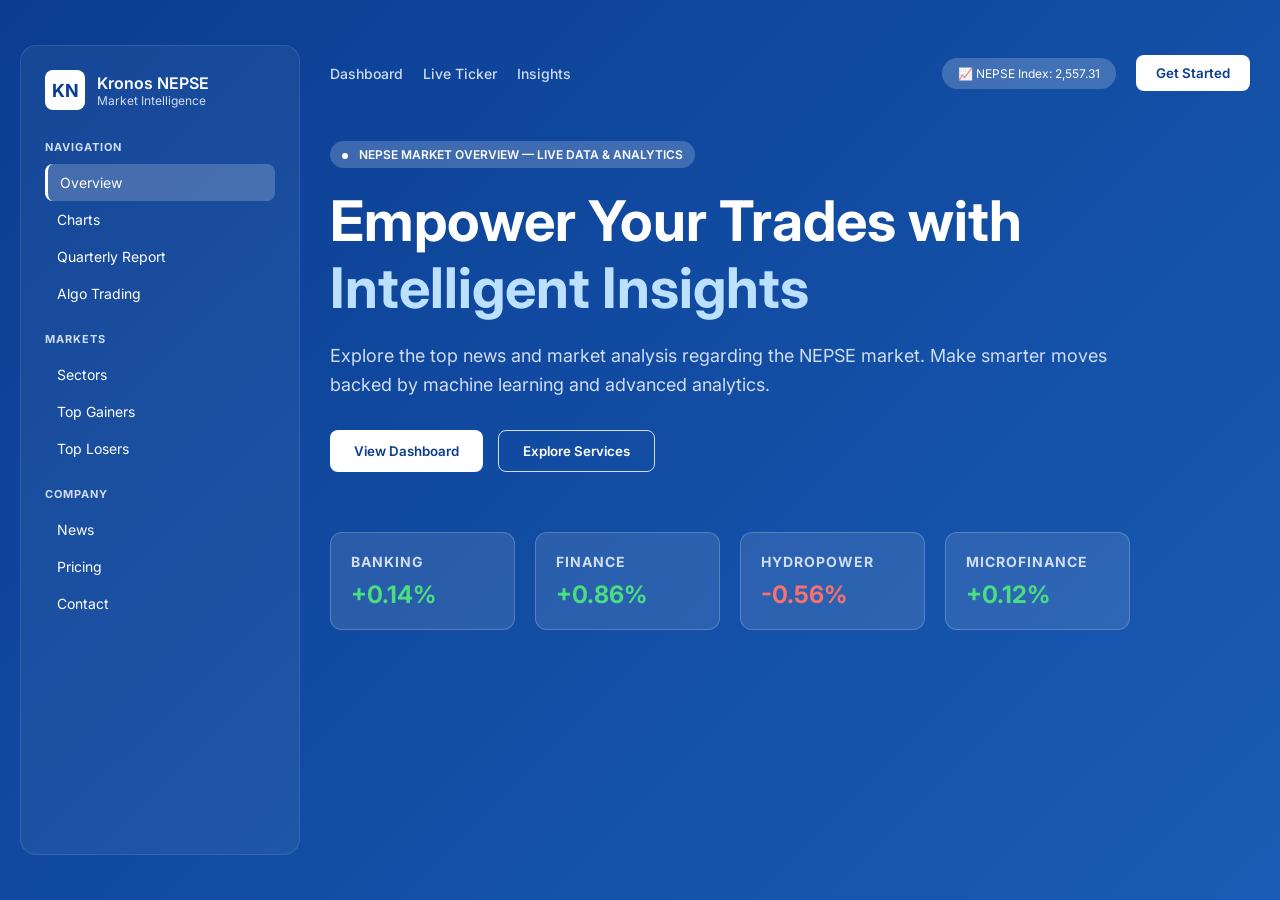
<file: kronos-nepse/index.html>
<!DOCTYPE html>
<html lang="en">
<head>
    <meta charset="UTF-8">
    <meta name="viewport" content="width=device-width, initial-scale=1.0">
    <title>Kronos NEPSE - Market Intelligence</title>
    <link rel="preconnect" href="https://fonts.googleapis.com">
    <link rel="preconnect" href="https://fonts.gstatic.com" crossorigin>
    <link href="https://fonts.googleapis.com/css2?family=Inter:wght@300;400;500;600;700&display=swap" rel="stylesheet">
    <link rel="stylesheet" href="styles.css">
</head>
<body>
    <div class="container">
        <aside class="sidebar">
            <div class="brand">
                <div class="logo">KN</div>
                <div class="brand-text">
                    <h2>Kronos NEPSE</h2>
                    <p>Market Intelligence</p>
                </div>
            </div>
            <nav>
                <div class="nav-group">
                    <h4>Navigation</h4>
                    <a href="#" class="active"><span>Overview</span></a>
                    <a href="#"><span>Charts</span></a>
                    <a href="#"><span>Quarterly Report</span></a>
                    <a href="#"><span>Algo Trading</span></a>
                </div>
                <div class="nav-group">
                    <h4>Markets</h4>
                    <a href="#"><span>Sectors</span></a>
                    <a href="#"><span>Top Gainers</span></a>
                    <a href="#"><span>Top Losers</span></a>
                </div>
                <div class="nav-group">
                    <h4>Company</h4>
                    <a href="#"><span>News</span></a>
                    <a href="#"><span>Pricing</span></a>
                    <a href="#"><span>Contact</span></a>
                </div>
            </nav>
        </aside>

        <main class="main-content">
            <header>
                <nav class="top-nav">
                    <a href="#">Dashboard</a>
                    <a href="#">Live Ticker</a>
                    <a href="#">Insights</a>
                </nav>
                <div class="header-actions">
                    <div class="chip">📈 NEPSE Index: 2,557.31</div>
                    <button class="btn-white">Get Started</button>
                </div>
            </header>

            <section class="hero">
                <div class="tagline">
                    <span class="dot"></span> NEPSE MARKET OVERVIEW — LIVE DATA & ANALYTICS
                </div>
                <h1>Empower Your Trades with <span class="highlight">Intelligent Insights</span></h1>
                <p class="hero-desc">
                    Explore the top news and market analysis regarding the NEPSE market. 
                    Make smarter moves backed by machine learning and advanced analytics.
                </p>
                <div class="hero-buttons">
                    <button class="btn-primary">View Dashboard</button>
                    <button class="btn-secondary">Explore Services</button>
                </div>

                <div class="stats-grid">
                    <div class="stat card">
                        <h3>Banking</h3>
                        <p class="up">+0.14%</p>
                    </div>
                    <div class="stat card">
                        <h3>Finance</h3>
                        <p class="up">+0.86%</p>
                    </div>
                    <div class="stat card">
                        <h3>Hydropower</h3>
                        <p class="down">-0.56%</p>
                    </div>
                    <div class="stat card">
                        <h3>Microfinance</h3>
                        <p class="up">+0.12%</p>
                    </div>
                </div>
            </section>
        </main>
    </div>
</body>
</html>
</file>
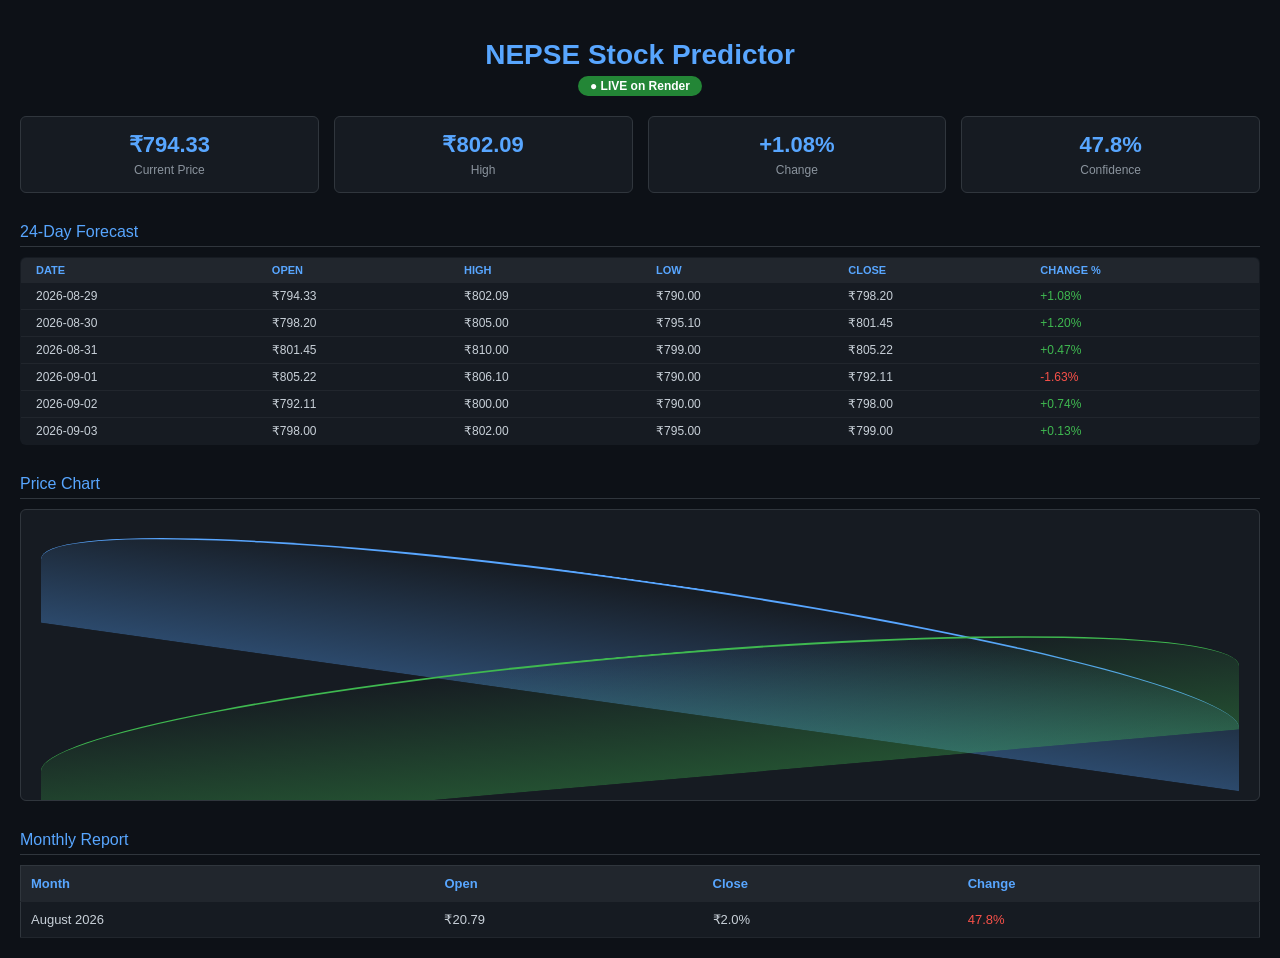
<file: nepse_production/backend/index.html>
<!DOCTYPE html>
<html lang="en">
<head>
    <meta charset="UTF-8">
    <meta name="viewport" content="width=device-width, initial-scale=1.0">
    <title>NEPSE Stock Predictor Dashboard</title>
    <style>
        body { background-color: #0d1117; color: #c9d1d9; font-family: 'Segoe UI', Tahoma, Geneva, Verdana, sans-serif; margin: 0; padding: 20px; }
        .container { max-width: 1400px; margin: 0 auto; }
        
        /* Header */
        .header { text-align: center; margin-bottom: 20px; }
        .header h1 { color: #58a6ff; font-size: 28px; margin-bottom: 5px; }
        .live-pill { background-color: #238636; color: #fff; padding: 3px 12px; border-radius: 20px; font-size: 12px; font-weight: bold; display: inline-block; }

        /* Top Stats Grid */
        .stats-grid { display: grid; grid-template-columns: repeat(4, 1fr); gap: 15px; margin-bottom: 30px; }
        .stat-card { background-color: #161b22; padding: 15px; border-radius: 6px; border: 1px solid #30363d; text-align: center; }
        .stat-card h3 { margin: 0; font-size: 22px; color: #58a6ff; }
        .stat-card p { margin: 5px 0 0 0; font-size: 12px; color: #8b949e; }

        /* 24-Day Forecast Table */
        .section-title { color: #58a6ff; margin-bottom: 10px; font-size: 16px; border-bottom: 1px solid #30363d; padding-bottom: 5px; }
        .forecast-table { width: 100%; border-collapse: collapse; background-color: #161b22; border-radius: 6px; overflow: hidden; margin-bottom: 30px; border: 1px solid #30363d; }
        .forecast-table th, .forecast-table td { padding: 6px 15px; text-align: left; border-bottom: 1px solid #21262d; font-size: 12px; }
        .forecast-table th { background-color: #21262d; color: #58a6ff; text-transform: uppercase; font-size: 11px; }
        .forecast-table tr:hover { background-color: #1f6feb33; }
        .change-up { color: #3fb950; }
        .change-down { color: #f85149; }

        /* Chart Section (Placeholder with background to look like the graph) */
        .chart-box { background-color: #161b22; border-radius: 6px; padding: 20px; margin-bottom: 30px; height: 250px; border: 1px solid #30363d; position: relative; overflow: hidden; }
        .chart-placeholder { width: 100%; height: 100%; position: relative; }
        /* Creating a fake line graph using CSS gradients */
        .chart-placeholder::after { content: ''; position: absolute; top: 50%; left: 0; width: 100%; height: 50%; background: linear-gradient(180deg, transparent, #3fb95055); border-top: 2px solid #3fb950; border-radius: 50% 50% 0 0; transform: skewY(-5deg); }
        .chart-placeholder::before { content: ''; position: absolute; top: 20%; left: 0; width: 100%; height: 50%; background: linear-gradient(180deg, transparent, #58a6ff55); border-top: 2px solid #58a6ff; border-radius: 50% 50% 0 0; transform: skewY(8deg); }

        /* Bottom Monthly Report */
        .bottom-grid { display: grid; grid-template-columns: 1fr; gap: 20px; }
        .report-table { width: 100%; border-collapse: collapse; background-color: #161b22; border: 1px solid #30363d; }
        .report-table th, .report-table td { padding: 10px; text-align: left; font-size: 13px; border-bottom: 1px solid #21262d; }
        .report-table th { background-color: #21262d; color: #58a6ff; }
    </style>
</head>
<body>
<div class="container">
    <div class="header">
        <h1>NEPSE Stock Predictor</h1>
        <div class="live-pill">● LIVE on Render</div>
    </div>

    <div class="stats-grid">
        <div class="stat-card"><h3>₹794.33</h3><p>Current Price</p></div>
        <div class="stat-card"><h3>₹802.09</h3><p>High</p></div>
        <div class="stat-card"><h3>+1.08%</h3><p>Change</p></div>
        <div class="stat-card"><h3>47.8%</h3><p>Confidence</p></div>
    </div>

    <div class="section-title">24-Day Forecast</div>
    <table class="forecast-table">
        <thead><tr><th>Date</th><th>Open</th><th>High</th><th>Low</th><th>Close</th><th>Change %</th></tr></thead>
        <tbody>
            <tr><td>2026-08-29</td><td>₹794.33</td><td>₹802.09</td><td>₹790.00</td><td>₹798.20</td><td class="change-up">+1.08%</td></tr>
            <tr><td>2026-08-30</td><td>₹798.20</td><td>₹805.00</td><td>₹795.10</td><td>₹801.45</td><td class="change-up">+1.20%</td></tr>
            <tr><td>2026-08-31</td><td>₹801.45</td><td>₹810.00</td><td>₹799.00</td><td>₹805.22</td><td class="change-up">+0.47%</td></tr>
            <tr><td>2026-09-01</td><td>₹805.22</td><td>₹806.10</td><td>₹790.00</td><td>₹792.11</td><td class="change-down">-1.63%</td></tr>
            <tr><td>2026-09-02</td><td>₹792.11</td><td>₹800.00</td><td>₹790.00</td><td>₹798.00</td><td class="change-up">+0.74%</td></tr>
            <tr><td>2026-09-03</td><td>₹798.00</td><td>₹802.00</td><td>₹795.00</td><td>₹799.00</td><td class="change-up">+0.13%</td></tr>
        </tbody>
    </table>

    <div class="section-title">Price Chart</div>
    <div class="chart-box"><div class="chart-placeholder"></div></div>

    <div class="section-title">Monthly Report</div>
    <div class="bottom-grid">
        <table class="report-table">
            <thead><tr><th>Month</th><th>Open</th><th>Close</th><th>Change</th></tr></thead>
            <tbody><tr><td>August 2026</td><td>₹20.79</td><td>₹2.0%</td><td class="change-down">47.8%</td></tr></tbody>
        </table>
    </div>
</div>
</body>
</html>
</file>
<file: kronos-nepse/styles.css>
:root {
    --bg-deep: #0a3d91; 
    --bg-light: #1a5cb5; 
    --text-main: #ffffff;
    --text-muted: #d0dcf0;
    --up-color: #4ade80; 
    --down-color: #f87171; 
}
* {
    margin: 0;
    padding: 0;
    box-sizing: border-box;
    font-family: 'Inter', sans-serif;
}
body {
    background: linear-gradient(135deg, var(--bg-deep) 0%, var(--bg-light) 100%);
    color: var(--text-main);
    min-height: 100vh;
    display: flex;
    justify-content: center;
    align-items: center;
    padding: 20px;
}
.container {
    display: flex;
    width: 100%;
    max-width: 1400px;
    height: 90vh;
    gap: 20px;
}
.sidebar {
    width: 280px;
    padding: 24px;
    background: rgba(255, 255, 255, 0.05);
    border-radius: 16px;
    border: 1px solid rgba(255, 255, 255, 0.1);
}
.brand {
    display: flex;
    align-items: center;
    gap: 12px;
    margin-bottom: 30px;
}
.logo {
    width: 40px;
    height: 40px;
    background: #ffffff;
    color: var(--bg-deep);
    border-radius: 8px;
    display: flex;
    justify-content: center;
    align-items: center;
    font-weight: bold;
    font-size: 18px;
}
.brand-text h2 { font-size: 16px; font-weight: 600; }
.brand-text p { font-size: 12px; color: var(--text-muted); }
.nav-group { margin-bottom: 20px; }
.nav-group h4 {
    font-size: 11px;
    text-transform: uppercase;
    letter-spacing: 1px;
    color: var(--text-muted);
    margin-bottom: 10px;
}
.nav-group a {
    display: block;
    padding: 10px 12px;
    border-radius: 8px;
    color: var(--text-main);
    text-decoration: none;
    font-size: 14px;
    transition: all 0.3s ease;
}
.nav-group a:hover, .nav-group a.active {
    background: rgba(255, 255, 255, 0.2);
    border-left: 3px solid #ffffff;
}
.main-content {
    flex: 1;
    display: flex;
    flex-direction: column;
    padding: 10px;
}
header {
    display: flex;
    justify-content: space-between;
    align-items: center;
    margin-bottom: 50px;
}
.top-nav {
    display: flex;
    gap: 20px;
}
.top-nav a {
    color: var(--text-muted);
    text-decoration: none;
    font-weight: 500;
    font-size: 14px;
}
.header-actions {
    display: flex;
    align-items: center;
    gap: 20px;
}
.chip {
    background: rgba(255, 255, 255, 0.2);
    padding: 8px 16px;
    border-radius: 20px;
    font-size: 12px;
}
.btn-white {
    background: #ffffff;
    color: var(--bg-deep);
    border: none;
    padding: 10px 20px;
    border-radius: 8px;
    font-weight: 600;
    cursor: pointer;
}
.hero {
    max-width: 800px;
}
.tagline {
    background: rgba(255, 255, 255, 0.2);
    display: inline-block;
    padding: 6px 12px;
    border-radius: 20px;
    font-size: 12px;
    font-weight: 600;
    margin-bottom: 20px;
}
.dot {
    display: inline-block;
    width: 6px;
    height: 6px;
    background: #fff;
    border-radius: 50%;
    margin-right: 8px;
}
.hero h1 {
    font-size: 56px;
    line-height: 1.2;
    font-weight: 700;
    margin-bottom: 20px;
}
.hero h1 .highlight {
    color: #bce0ff; 
}
.hero-desc {
    font-size: 18px;
    line-height: 1.6;
    color: var(--text-muted);
    margin-bottom: 30px;
}
.hero-buttons {
    display: flex;
    gap: 15px;
    margin-bottom: 60px;
}
.btn-primary {
    background: #ffffff;
    color: var(--bg-deep);
    border: none;
    padding: 12px 24px;
    border-radius: 8px;
    font-weight: 600;
    cursor: pointer;
}
.btn-secondary {
    background: transparent;
    color: #ffffff;
    border: 1px solid var(--text-muted);
    padding: 12px 24px;
    border-radius: 8px;
    font-weight: 600;
    cursor: pointer;
}
.stats-grid {
    display: grid;
    grid-template-columns: repeat(4, 1fr);
    gap: 20px;
}
.card {
    background: rgba(255, 255, 255, 0.1);
    padding: 20px;
    border-radius: 12px;
    border: 1px solid rgba(255, 255, 255, 0.2);
}
.card h3 {
    font-size: 14px;
    color: var(--text-muted);
    margin-bottom: 10px;
    text-transform: uppercase;
    letter-spacing: 1px;
}
.card p {
    font-size: 24px;
    font-weight: 700;
}
.up { color: var(--up-color); }
.down { color: var(--down-color); }
</file>
